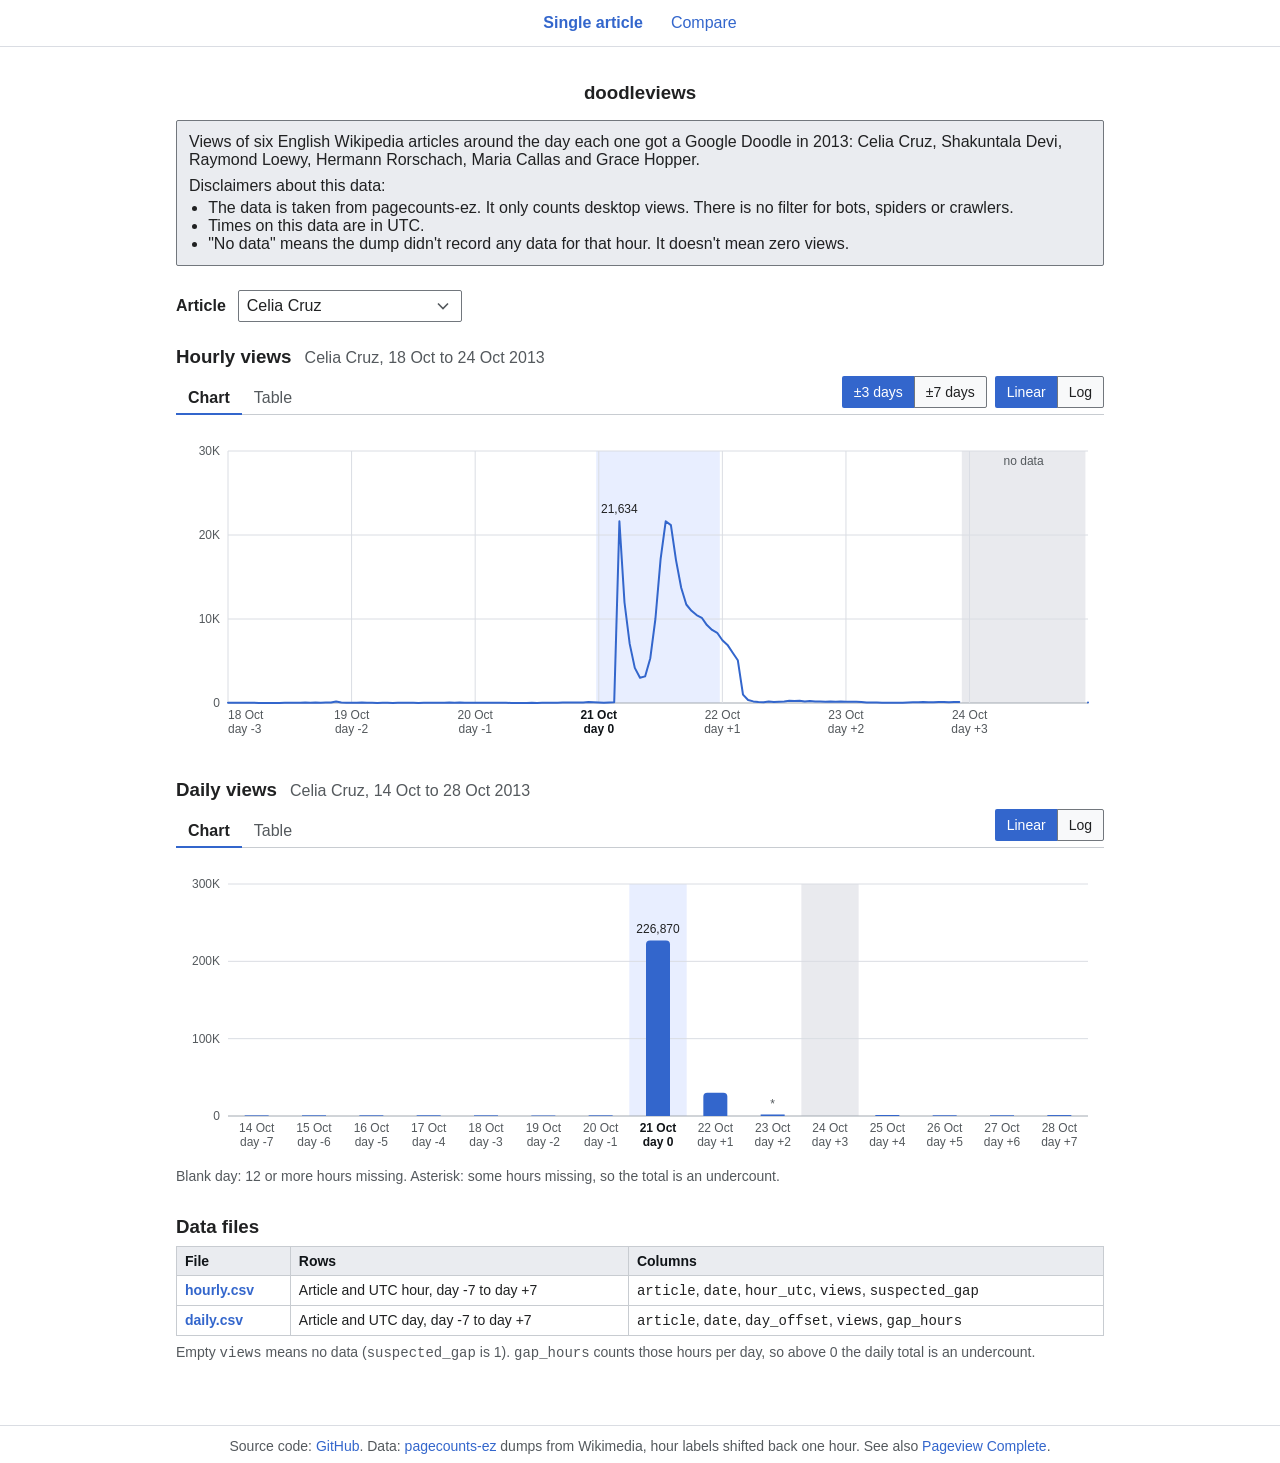
<file: index.html>
<!DOCTYPE html>
<html lang="en">
<head>
<meta charset="utf-8">
<meta name="viewport" content="width=device-width, initial-scale=1">
<title>doodleviews</title>
<link rel="stylesheet" href="style.css">
<link rel="icon" href="data:image/svg+xml,%3Csvg xmlns='http://www.w3.org/2000/svg' viewBox='0 0 32 32'%3E%3Crect width='32' height='32' rx='6' fill='%233366cc'/%3E%3Cpath d='M5 24h5l4-2 4-15 4 13 5 1' fill='none' stroke='white' stroke-width='3' stroke-linecap='round' stroke-linejoin='round'/%3E%3C/svg%3E">
</head>
<body>
<nav class="app-nav" aria-label="Pages">
  <a href="index.html" aria-current="page">Single article</a>
  <a href="compare.html">Compare</a>
</nav>
<main class="app-main">
  <header class="app-header">
    <h1>doodleviews</h1>
  </header>

  <div class="cdx-message" id="note">
    <p>Views of six English Wikipedia articles around the day each one got a Google Doodle in 2013: Celia Cruz, Shakuntala Devi, Raymond Loewy, Hermann Rorschach, Maria Callas and Grace Hopper.</p>
    <p>Disclaimers about this data:</p>
    <ul>
      <li>The data is taken from pagecounts-ez. It only counts desktop views. There is no filter for bots, spiders or crawlers.</li>
      <li>Times on this data are in UTC.</li>
      <li>"No data" means the dump didn't record any data for that hour. It doesn't mean zero views.</li>
    </ul>
  </div>
  <noscript><div class="cdx-message">JavaScript is required for the charts. The data is in hourly.csv and daily.csv.</div></noscript>

  <div class="app-toolbar">
    <label for="article">Article</label>
    <select id="article"></select>
  </div>

  <section class="app-output" aria-labelledby="hourly-title">
    <div class="app-output-header">
      <h2 id="hourly-title">Hourly views <span class="dates" id="hourly-sub"></span></h2>
    </div>
    <div class="app-controls">
      <div class="app-tabs" role="group" aria-label="Hourly views display">
        <button type="button" class="app-tab is-selected" data-target="hourly" data-view="chart" aria-pressed="true">Chart</button>
        <button type="button" class="app-tab" data-target="hourly" data-view="table" aria-pressed="false">Table</button>
      </div>
      <div class="app-options">
      <div class="cdx-toggle-button-group" role="group" aria-label="Hourly range">
        <button type="button" class="cdx-toggle-button cdx-toggle-button--toggled-on" data-range="3" aria-pressed="true">&plusmn;3 days</button>
        <button type="button" class="cdx-toggle-button" data-range="7" aria-pressed="false">&plusmn;7 days</button>
      </div>
        <div class="cdx-toggle-button-group" role="group" aria-label="Hourly scale" id="hourly-scale-group">
          <button type="button" class="cdx-toggle-button cdx-toggle-button--toggled-on" data-for="hourly" data-scale="linear" aria-pressed="true">Linear</button>
          <button type="button" class="cdx-toggle-button" data-for="hourly" data-scale="log" aria-pressed="false">Log</button>
        </div>
      </div>
    </div>
    <div class="chart" id="hourly-chart"></div>
    <div class="tablewrap" id="hourly-table" hidden></div>
  </section>

  <section class="app-output" aria-labelledby="daily-title">
    <div class="app-output-header">
      <h2 id="daily-title">Daily views <span class="dates" id="daily-sub"></span></h2>
    </div>
    <div class="app-controls">
      <div class="app-tabs" role="group" aria-label="Daily views display">
        <button type="button" class="app-tab is-selected" data-target="daily" data-view="chart" aria-pressed="true">Chart</button>
        <button type="button" class="app-tab" data-target="daily" data-view="table" aria-pressed="false">Table</button>
      </div>
      <div class="app-options">
        <div class="cdx-toggle-button-group" role="group" aria-label="Daily scale" id="daily-scale-group">
          <button type="button" class="cdx-toggle-button cdx-toggle-button--toggled-on" data-for="daily" data-scale="linear" aria-pressed="true">Linear</button>
          <button type="button" class="cdx-toggle-button" data-for="daily" data-scale="log" aria-pressed="false">Log</button>
        </div>
      </div>
    </div>
    <div class="chart" id="daily-chart"></div>
    <div class="tablewrap" id="daily-table" hidden></div>
    <p class="app-note" id="daily-note"></p>
  </section>

  <section class="app-output" aria-labelledby="data-title">
    <div class="app-output-header">
      <h2 id="data-title">Data files</h2>
    </div>
    <div class="tablewrap tablewrap--free">
      <table class="app-stats app-stats--files">
        <caption hidden>Downloadable data files</caption>
        <thead><tr><th scope="col">File</th><th scope="col">Rows</th><th scope="col">Columns</th></tr></thead>
        <tbody>
          <tr>
            <th scope="row"><a href="hourly.csv" download>hourly.csv</a></th>
            <td>Article and UTC hour, day -7 to day +7</td>
            <td><code>article</code>, <code>date</code>, <code>hour_utc</code>, <code>views</code>, <code>suspected_gap</code></td>
          </tr>
          <tr>
            <th scope="row"><a href="daily.csv" download>daily.csv</a></th>
            <td>Article and UTC day, day -7 to day +7</td>
            <td><code>article</code>, <code>date</code>, <code>day_offset</code>, <code>views</code>, <code>gap_hours</code></td>
          </tr>
        </tbody>
      </table>
    </div>
    <p class="app-note">Empty <code>views</code> means no data (<code>suspected_gap</code> is 1). <code>gap_hours</code> counts those hours per day, so above 0 the daily total is an undercount.</p>
  </section>
</main>

<footer class="app-footer">
  Source code: <a href="https:github.com/noncesura/doodleviews" rel="noopener">GitHub</a>. Data: <a href="https://dumps.wikimedia.org/other/pagecounts-ez/" rel="noopener">pagecounts-ez</a> dumps from Wikimedia, hour labels shifted back one hour.
  See also <a href="https://dumps.wikimedia.org/other/pageview_complete/" rel="noopener">Pageview Complete</a>.
</footer>

<script src="app.js"></script>
<script>
(function () {
  'use strict';
  const { $, el, num, pretty, dateMs, offsetLabel, timeFmt, shortFmt, dateFmt, dayFmt, DAY_MS } = PV;
  const state = { article: null, range: 3, scale: { hourly: 'linear', daily: 'linear' }, view: { hourly: 'chart', daily: 'chart' } };
  let data;

  function hourlyRows() {
    const d0ms = dateMs(data.day0.get(state.article));
    return data.hourlyBy.get(state.article).filter((r) => Math.abs(Math.round((dateMs(r.date) - d0ms) / DAY_MS)) <= state.range);
  }

  function renderHourly() {
    const host = $('hourly-chart');
    host.replaceChildren();
    const rows = hourlyRows();
    const d0 = data.day0.get(state.article);
    const log = state.scale.hourly === 'log';
    const drawable = (r) => r.views !== null && (!log || r.views > 0);
    const N = rows.length;
    const W = Math.max(320, host.clientWidth);
    const H = 320;
    const m = { l: 52, r: 16, t: 24, b: 44 };
    const plotW = W - m.l - m.r;
    const bottom = H - m.b;

    const maxVal = rows.reduce((a, r) => (r.views !== null && r.views > a ? r.views : a), 0);
    const minPos = rows.reduce((a, r) => (r.views > 0 && r.views < a ? r.views : a), Infinity);
    const scale = PV.makeScale(maxVal, m.t, bottom, { log: log, minPos: isFinite(minPos) ? minPos : 1 });
    const x = (i) => m.l + (i / (N - 1)) * plotW;
    const step = plotW / (N - 1);

    const svg = el('svg', { width: W, height: H, viewBox: '0 0 ' + W + ' ' + H, tabindex: '0', role: 'img',
      'aria-label': 'Line chart of hourly views for ' + pretty(state.article) + '. Use the arrow keys to read values, or switch to the table.' }, host);

    const first = rows.findIndex((r) => r.date === d0);
    let last = first;
    rows.forEach((r, i) => { if (r.date === d0) last = i; });
    if (first >= 0) {
      el('rect', { class: 'day0', x: x(first) - step / 2, y: m.t, width: (last - first + 1) * step, height: bottom - m.t }, svg);
    }
    let i = 0;
    while (i < N) {
      if (!rows[i].gap) { i++; continue; }
      let j = i;
      while (j + 1 < N && rows[j + 1].gap) j++;
      const bx = Math.max(m.l, x(i) - step / 2);
      const bw = Math.min(m.l + plotW, x(j) + step / 2) - bx;
      el('rect', { class: 'band', x: bx, y: m.t, width: bw, height: bottom - m.t }, svg);
      if (bw > 60) {
        const t = el('text', { x: bx + bw / 2, y: m.t + 14, 'text-anchor': 'middle' }, svg);
        t.textContent = 'no data';
      }
      i = j + 1;
    }

    PV.yAxis(svg, scale, m, W);

    const labelStride = Math.max(1, Math.ceil(48 / (24 * step)));
    rows.forEach((r, k) => {
      if (r.hour !== 0) return;
      el('line', { class: 'grid', x1: x(k), x2: x(k), y1: m.t, y2: bottom }, svg);
      const off = Math.round((dateMs(r.date) - dateMs(d0)) / DAY_MS);
      if (off % labelStride !== 0) return;
      const anchor = k === 0 ? 'start' : 'middle';
      const t1 = el('text', { x: x(k), y: bottom + 16, 'text-anchor': anchor, class: off === 0 ? 'strong' : '' }, svg);
      t1.textContent = shortFmt.format(r.t);
      const t2 = el('text', { x: x(k), y: bottom + 30, 'text-anchor': anchor, class: off === 0 ? 'strong' : '' }, svg);
      t2.textContent = offsetLabel(off);
    });

    let d = '';
    let pen = false;
    rows.forEach((r, k) => {
      if (!drawable(r)) { pen = false; return; }
      d += (pen ? 'L' : 'M') + x(k).toFixed(1) + ',' + scale.y(r.views).toFixed(1);
      if (!pen) d += 'l0.01,0';
      pen = true;
    });
    el('path', { class: 'line', d: d }, svg);

    let peak = -1;
    rows.forEach((r, k) => { if (r.views !== null && (peak < 0 || r.views > rows[peak].views)) peak = k; });
    if (peak >= 0 && rows[peak].views > 0) {
      PV.peakLabel(svg, x(peak), scale.y(rows[peak].views), num(rows[peak].views), m, W);
    }

    const cross = el('line', { class: 'cross', y1: m.t, y2: bottom, visibility: 'hidden' }, svg);
    const dot = el('circle', { class: 'dot', r: 4, visibility: 'hidden' }, svg);
    const tip = PV.makeTip(host);

    function show(k) {
      const r = rows[k];
      const cx = x(k);
      cross.setAttribute('x1', cx); cross.setAttribute('x2', cx); cross.setAttribute('visibility', 'visible');
      const when = { text: timeFmt.format(r.t) + ' UTC', cls: 'when' };
      if (drawable(r)) {
        dot.setAttribute('cx', cx); dot.setAttribute('cy', scale.y(r.views)); dot.setAttribute('visibility', 'visible');
      } else dot.setAttribute('visibility', 'hidden');
      tip.show(cx, m.t, [when, { text: r.views === null ? 'No data' : num(r.views) + ' views', cls: 'val' }]);
    }
    function hide() {
      cross.setAttribute('visibility', 'hidden'); dot.setAttribute('visibility', 'hidden'); tip.hide();
    }
    function indexAt(evt) {
      const box = svg.getBoundingClientRect();
      const px = (evt.clientX - box.left) * (W / box.width);
      return Math.max(0, Math.min(N - 1, Math.round(((px - m.l) / plotW) * (N - 1))));
    }
    let current = Math.max(peak, 0);
    svg.addEventListener('pointermove', (e) => { current = indexAt(e); show(current); });
    svg.addEventListener('pointerleave', hide);
    svg.addEventListener('focus', () => show(current));
    svg.addEventListener('blur', hide);
    svg.addEventListener('keydown', (e) => {
      if (e.key === 'ArrowRight') current = Math.min(N - 1, current + 1);
      else if (e.key === 'ArrowLeft') current = Math.max(0, current - 1);
      else return;
      e.preventDefault();
      show(current);
    });

    $('hourly-sub').textContent = pretty(state.article) + ', ' + shortFmt.format(rows[0].t) + ' to '
      + dateFmt.format(rows[N - 1].t);
  }

  function renderDaily() {
    const host = $('daily-chart');
    host.replaceChildren();
    const rows = data.dailyBy.get(state.article);
    const N = rows.length;
    const W = Math.max(320, host.clientWidth);
    const H = 300;
    const m = { l: 52, r: 16, t: 24, b: 44 };
    const plotW = W - m.l - m.r;
    const bottom = H - m.b;
    const band = plotW / N;
    const bw = Math.min(24, band * 0.6);
    const labelStride = Math.max(1, Math.ceil(46 / band));

    const log = state.scale.daily === 'log';
    const maxVal = rows.reduce((a, r) => (!r.blank && r.views > a ? r.views : a), 0);
    const minPos = rows.reduce((a, r) => (!r.blank && r.views > 0 && r.views < a ? r.views : a), Infinity);
    const scale = PV.makeScale(maxVal, m.t, bottom, { log: log, minPos: isFinite(minPos) ? minPos : 1 });
    $('daily-note').textContent = (log ? 'Points instead of bars, since bar length means nothing on a log axis. ' : '')
      + 'Blank day: 12 or more hours missing. Asterisk: some hours missing, so the total is an undercount.';

    const svg = el('svg', { width: W, height: H, viewBox: '0 0 ' + W + ' ' + H, role: 'group',
      'aria-label': 'Column chart of daily views for ' + pretty(state.article) + '. Switch to the table for all values.' }, host);
    const back = el('g', null, svg);
    rows.forEach((r, i) => {
      const cx = m.l + band * (i + 0.5);
      if (r.offset === 0) el('rect', { class: 'day0', x: cx - band / 2, y: m.t, width: band, height: bottom - m.t }, back);
      if (r.blank) el('rect', { class: 'band', x: cx - band / 2, y: m.t, width: band, height: bottom - m.t }, back);
    });
    PV.yAxis(svg, scale, m, W);
    const tip = PV.makeTip(host);

    if (log) {
      let d = '';
      let pen = false;
      rows.forEach((r, i) => {
        if (r.blank || r.views <= 0) { pen = false; return; }
        d += (pen ? 'L' : 'M') + (m.l + band * (i + 0.5)).toFixed(1) + ',' + scale.y(r.views).toFixed(1);
        if (!pen) d += 'l0.01,0';
        pen = true;
      });
      el('path', { class: 'line', d: d }, svg);
    }

    let peak = -1;
    rows.forEach((r, i) => { if (!r.blank && (peak < 0 || r.views > rows[peak].views)) peak = i; });

    rows.forEach((r, i) => {
      const cx = m.l + band * (i + 0.5);
      const label = dayFmt.format(dateMs(r.date)) + ' (' + offsetLabel(r.offset) + ')';
      const missing = r.blank
        ? r.gapHours + ' of 24 hours missing'
        : r.gapHours + (r.gapHours === 1 ? ' hour' : ' hours') + ' missing, undercount';
      const text = r.blank ? 'No data, ' + missing : num(r.views) + ' views' + (r.gapHours > 0 ? ', ' + missing : '');
      const g = el('g', { class: 'slot', tabindex: '0', role: 'img', 'aria-label': label + ': ' + text }, svg);

      if (!r.blank && log) {
        if (r.views > 0) el('circle', { class: 'dot', cx: cx, cy: scale.y(r.views), r: 4 }, g);
        if (r.gapHours > 0 && r.views > 0) {
          const star = el('text', { x: cx, y: Math.max(scale.y(r.views) - 8, 12), 'text-anchor': 'middle' }, g);
          star.textContent = '*';
        }
      } else if (!r.blank) {
        const y = scale.y(r.views);
        const h = bottom - y;
        const x0 = cx - bw / 2;
        const x1 = cx + bw / 2;
        if (h >= 8) {
          const rad = 4;
          el('path', { class: 'bar', d: 'M' + x0 + ',' + bottom + 'L' + x0 + ',' + (y + rad) + 'Q' + x0 + ',' + y + ' ' + (x0 + rad) + ',' + y
            + 'L' + (x1 - rad) + ',' + y + 'Q' + x1 + ',' + y + ' ' + x1 + ',' + (y + rad) + 'L' + x1 + ',' + bottom + 'Z' }, g);
        } else if (h > 0) {
          el('rect', { class: 'bar', x: x0, y: y, width: bw, height: h }, g);
        }
        if (r.gapHours > 0) {
          const star = el('text', { x: cx, y: Math.max(y - 6, 12), 'text-anchor': 'middle' }, g);
          star.textContent = '*';
        }
      }
      el('rect', { class: 'focus-ring', x: cx - band / 2 + 1, y: m.t, width: band - 2, height: bottom - m.t, rx: 4 }, g);
      el('rect', { x: cx - band / 2, y: m.t, width: band, height: bottom - m.t, fill: 'transparent' }, g);

      const showTip = () => {
        const rows2 = [{ text: label, cls: 'when' }, { text: r.blank ? 'No data' : num(r.views) + ' views', cls: 'val' }];
        if (r.gapHours > 0) rows2.push({ text: missing, cls: 'extra' });
        tip.show(cx, m.t + 36, rows2);
      };
      g.addEventListener('pointerenter', showTip);
      g.addEventListener('pointermove', showTip);
      g.addEventListener('pointerleave', tip.hide);
      g.addEventListener('focus', showTip);
      g.addEventListener('blur', tip.hide);

      if (r.offset % labelStride === 0) {
        const strong = r.offset === 0 ? 'strong' : '';
        const t1 = el('text', { x: cx, y: bottom + 16, 'text-anchor': 'middle', class: strong }, svg);
        t1.textContent = shortFmt.format(dateMs(r.date));
        const t2 = el('text', { x: cx, y: bottom + 30, 'text-anchor': 'middle', class: strong }, svg);
        t2.textContent = offsetLabel(r.offset);
      }
    });

    if (peak >= 0 && rows[peak].views > 0) {
      PV.peakLabel(svg, m.l + band * (peak + 0.5), scale.y(rows[peak].views), num(rows[peak].views), m, W);
    }

    $('daily-sub').textContent = pretty(state.article) + ', ' + shortFmt.format(dateMs(rows[0].date)) + ' to '
      + dateFmt.format(dateMs(rows[N - 1].date));
  }

  function renderTables() {
    if (state.view.hourly === 'table') {
      PV.buildTable($('hourly-table'), ['Time (UTC)', 'Views'],
        hourlyRows().map((r) => ({ cells: [timeFmt.format(r.t), r.views === null ? null : num(r.views)] })),
        'Hourly views for ' + pretty(state.article), 1);
    }
    if (state.view.daily === 'table') {
      PV.buildTable($('daily-table'), ['Date (UTC)', 'Day', 'Views', 'Hours missing'],
        data.dailyBy.get(state.article).map((r) => ({ cells: [dayFmt.format(dateMs(r.date)), offsetLabel(r.offset),
          r.blank ? null : num(r.views), String(r.gapHours)] })),
        'Daily views for ' + pretty(state.article), 2);
    }
  }

  function applyViews() {
    ['hourly', 'daily'].forEach((which) => {
      const view = state.view[which];
      $(which + '-chart').hidden = view === 'table';
      $(which + '-table').hidden = view === 'chart';
      document.querySelectorAll('[data-target="' + which + '"]').forEach((btn) => {
        const on = btn.getAttribute('data-view') === view;
        btn.classList.toggle('is-selected', on);
        btn.setAttribute('aria-pressed', String(on));
      });
      $(which + '-scale-group').hidden = view === 'table';
    });
  }

  function renderAll() {
    applyViews();
    if (state.view.hourly === 'chart') renderHourly();
    if (state.view.daily === 'chart') renderDaily();
    renderTables();
  }

  PV.load().then((d) => {
    data = d;
    const select = $('article');
    data.articles.forEach((article) => {
      const opt = document.createElement('option');
      opt.value = article;
      opt.textContent = pretty(article);
      select.appendChild(opt);
    });
    state.article = select.value;
    select.addEventListener('change', () => { state.article = select.value; renderAll(); });
    document.querySelectorAll('[data-for][data-scale]').forEach((btn) => {
      btn.addEventListener('click', () => {
        const which = btn.getAttribute('data-for');
        state.scale[which] = btn.getAttribute('data-scale');
        document.querySelectorAll('[data-for="' + which + '"][data-scale]').forEach((b) => {
          const on = b === btn;
          b.classList.toggle('cdx-toggle-button--toggled-on', on);
          b.setAttribute('aria-pressed', String(on));
        });
        renderAll();
      });
    });
    document.querySelectorAll('[data-range]').forEach((btn) => {
      btn.addEventListener('click', () => {
        state.range = Number(btn.getAttribute('data-range'));
        document.querySelectorAll('[data-range]').forEach((b) => {
          const on = b === btn;
          b.classList.toggle('cdx-toggle-button--toggled-on', on);
          b.setAttribute('aria-pressed', String(on));
        });
        renderAll();
      });
    });
    document.querySelectorAll('.app-tab[data-target]').forEach((btn) => {
      btn.addEventListener('click', () => {
        state.view[btn.getAttribute('data-target')] = btn.getAttribute('data-view');
        renderAll();
      });
    });
    PV.watchResize($('hourly-chart'), () => {
      if (state.view.hourly === 'chart') renderHourly();
      if (state.view.daily === 'chart') renderDaily();
    });
    renderAll();
  }).catch(PV.fail);
})();
</script>
</body>
</html>
</file>
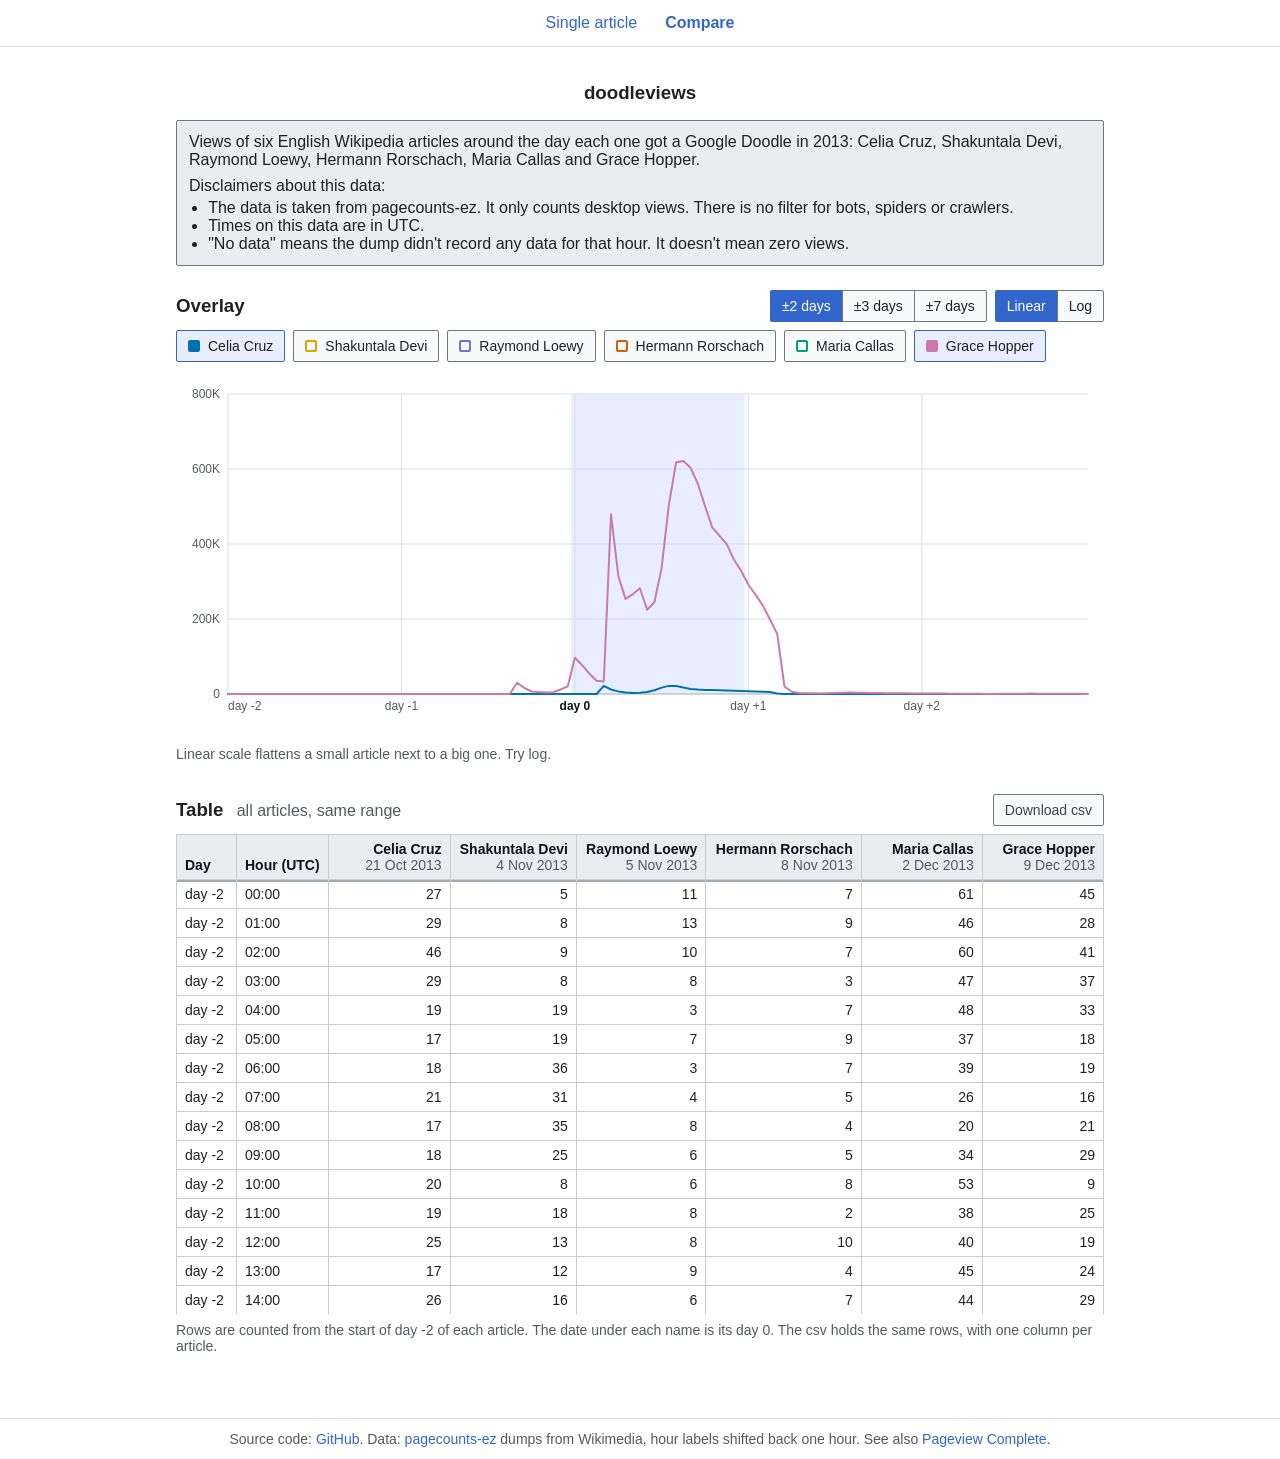
<file: compare.html>
<!DOCTYPE html>
<html lang="en">
<head>
<meta charset="utf-8">
<meta name="viewport" content="width=device-width, initial-scale=1">
<title>Compare - doodleviews</title>
<link rel="stylesheet" href="style.css">
<link rel="icon" href="data:image/svg+xml,%3Csvg xmlns='http://www.w3.org/2000/svg' viewBox='0 0 32 32'%3E%3Crect width='32' height='32' rx='6' fill='%233366cc'/%3E%3Cpath d='M5 24h5l4-2 4-15 4 13 5 1' fill='none' stroke='white' stroke-width='3' stroke-linecap='round' stroke-linejoin='round'/%3E%3C/svg%3E">
</head>
<body>
<nav class="app-nav" aria-label="Pages">
  <a href="index.html">Single article</a>
  <a href="compare.html" aria-current="page">Compare</a>
</nav>
<main class="app-main">
  <header class="app-header">
    <h1>doodleviews</h1>
  </header>

  <div class="cdx-message" id="note">
    <p>Views of six English Wikipedia articles around the day each one got a Google Doodle in 2013: Celia Cruz, Shakuntala Devi, Raymond Loewy, Hermann Rorschach, Maria Callas and Grace Hopper.</p>
    <p>Disclaimers about this data:</p>
    <ul>
      <li>The data is taken from pagecounts-ez. It only counts desktop views. There is no filter for bots, spiders or crawlers.</li>
      <li>Times on this data are in UTC.</li>
      <li>"No data" means the dump didn't record any data for that hour. It doesn't mean zero views.</li>
    </ul>
  </div>
  <noscript><div class="cdx-message">JavaScript is required for the charts. The data is in hourly.csv and daily.csv.</div></noscript>

  <section class="app-output" aria-labelledby="chart-title">
    <div class="app-output-header">
      <h2 id="chart-title">Overlay</h2>
      <div style="display:flex; flex-wrap:wrap; gap:8px">
        <div class="cdx-toggle-button-group" role="group" aria-label="Range">
          <button type="button" class="cdx-toggle-button cdx-toggle-button--toggled-on" data-range="2" aria-pressed="true">&plusmn;2 days</button>
          <button type="button" class="cdx-toggle-button" data-range="3" aria-pressed="false">&plusmn;3 days</button>
          <button type="button" class="cdx-toggle-button" data-range="7" aria-pressed="false">&plusmn;7 days</button>
        </div>
        <div class="cdx-toggle-button-group" role="group" aria-label="Y axis scale">
          <button type="button" class="cdx-toggle-button cdx-toggle-button--toggled-on" data-scale="linear" aria-pressed="true">Linear</button>
          <button type="button" class="cdx-toggle-button" data-scale="log" aria-pressed="false">Log</button>
        </div>
      </div>
    </div>
    <div class="picker" id="picker" role="group" aria-label="Articles to show"></div>
    <div class="chart" id="chart" style="margin-top: 16px"></div>
    <p class="app-note" id="chart-note"></p>
  </section>

  <section class="app-output" aria-labelledby="table-title">
    <div class="app-output-header">
      <h2 id="table-title">Table <span class="dates">all articles, same range</span></h2>
      <button type="button" class="cdx-button" id="compare-download">Download csv</button>
    </div>
    <div class="tablewrap" id="compare-table"></div>
    <p class="app-note" id="table-note"></p>
  </section>
</main>

<footer class="app-footer">
  Source code: <a href="https:github.com/noncesura/doodleviews" rel="noopener">GitHub</a>. Data: <a href="https://dumps.wikimedia.org/other/pagecounts-ez/" rel="noopener">pagecounts-ez</a> dumps from Wikimedia, hour labels shifted back one hour.
  See also <a href="https://dumps.wikimedia.org/other/pageview_complete/" rel="noopener">Pageview Complete</a>.
</footer>

<script src="app.js"></script>
<script>
(function () {
  'use strict';
  const { $, el, num, pretty, dateMs, offsetLabel, dateFmt, pad, DAY_MS } = PV;
  const MAX_RANGE = 7;
  const state = { picked: new Set(), scale: 'linear', range: 2 };
  let data;
  let modelAll;

  const currentModel = () => modelAll.filter((r) => Math.abs(r.off) <= state.range);

  const colorOf = (article) => 'var(--series-' + (data.articles.indexOf(article) + 1) + ')';

  // Hours are keyed by distance from the start of day 0, so articles with different dates line up.
  function buildModel() {
    const byArticle = new Map();
    data.articles.forEach((a) => {
      const d0ms = dateMs(data.day0.get(a));
      const m = new Map();
      data.hourlyBy.get(a).forEach((r) => {
        m.set(Math.round((dateMs(r.date) - d0ms) / DAY_MS) * 24 + r.hour, r.views);
      });
      byArticle.set(a, m);
    });
    const rows = [];
    for (let k = 0; k < (2 * MAX_RANGE + 1) * 24; k++) {
      const key = -MAX_RANGE * 24 + k;
      rows.push({
        off: Math.floor(key / 24),
        hour: ((key % 24) + 24) % 24,
        values: data.articles.map((a) => {
          const v = byArticle.get(a).get(key);
          return v === undefined ? null : v;
        })
      });
    }
    return rows;
  }

  function renderPicker() {
    const host = $('picker');
    host.replaceChildren();
    data.articles.forEach((a) => {
      const b = document.createElement('button');
      b.type = 'button';
      b.className = 'chip';
      b.setAttribute('aria-pressed', String(state.picked.has(a)));
      const sw = document.createElement('span');
      sw.className = 'swatch';
      sw.style.setProperty('--c', colorOf(a));
      b.appendChild(sw);
      b.appendChild(document.createTextNode(pretty(a)));
      b.addEventListener('click', () => {
        if (state.picked.has(a)) state.picked.delete(a); else state.picked.add(a);
        renderPicker();
        renderChart();
      });
      host.appendChild(b);
    });
  }

  function renderChart() {
    const host = $('chart');
    host.replaceChildren();
    const model = currentModel();
    const HOURS = model.length;
    const picked = data.articles.filter((a) => state.picked.has(a));
    const idx = picked.map((a) => data.articles.indexOf(a));
    const log = state.scale === 'log';

    $('chart-note').textContent = log
      ? 'Log scale: each gridline is ten times the one below. Hours with zero views are left out.'
      : 'Linear scale flattens a small article next to a big one. Try log.';

    if (!picked.length) {
      const p = document.createElement('p');
      p.className = 'empty';
      p.textContent = 'Pick at least one article.';
      host.appendChild(p);
      return;
    }

    const W = Math.max(320, host.clientWidth);
    const H = 360;
    const m = { l: 52, r: 16, t: 16, b: 44 };
    const plotW = W - m.l - m.r;
    const bottom = H - m.b;
    const x = (i) => m.l + (i / (HOURS - 1)) * plotW;
    const step = plotW / (HOURS - 1);

    let maxVal = 0;
    let minPos = Infinity;
    model.forEach((r) => {
      idx.forEach((c) => {
        const v = r.values[c];
        if (v === null) return;
        if (v > maxVal) maxVal = v;
        if (v > 0 && v < minPos) minPos = v;
      });
    });
    const scale = PV.makeScale(maxVal, m.t, bottom, { log: log, minPos: isFinite(minPos) ? minPos : 1 });
    const drawable = (v) => v !== null && (!log || v > 0);

    const svg = el('svg', { width: W, height: H, viewBox: '0 0 ' + W + ' ' + H, tabindex: '0', role: 'img',
      'aria-label': 'Line chart of hourly views for ' + picked.map(pretty).join(', ') + '. Use the arrow keys to read values, or see the table below.' }, host);

    const d0i = state.range * 24;
    el('rect', { class: 'day0', x: x(d0i) - step / 2, y: m.t, width: 24 * step, height: bottom - m.t }, svg);
    PV.yAxis(svg, scale, m, W);

    const labelStride = Math.max(1, Math.ceil(52 / (24 * step)));
    for (let off = -state.range; off <= state.range; off++) {
      const k = (off + state.range) * 24;
      el('line', { class: 'grid', x1: x(k), x2: x(k), y1: m.t, y2: bottom }, svg);
      if (off % labelStride !== 0) continue;
      const anchor = k === 0 ? 'start' : 'middle';
      const t = el('text', { x: x(k), y: bottom + 16, 'text-anchor': anchor, class: off === 0 ? 'strong' : '' }, svg);
      t.textContent = offsetLabel(off);
    }

    picked.forEach((a, n) => {
      const c = idx[n];
      let d = '';
      let pen = false;
      model.forEach((r, k) => {
        const v = r.values[c];
        if (!drawable(v)) { pen = false; return; }
        d += (pen ? 'L' : 'M') + x(k).toFixed(1) + ',' + scale.y(v).toFixed(1);
        if (!pen) d += 'l0.01,0';
        pen = true;
      });
      el('path', { class: 'compare-line', d: d, style: 'stroke:' + colorOf(a) }, svg);
    });

    const cross = el('line', { class: 'cross', y1: m.t, y2: bottom, visibility: 'hidden' }, svg);
    const dots = picked.map((a) => el('circle', { class: 'dot', r: 4, visibility: 'hidden', style: 'fill:' + colorOf(a) }, svg));
    const tip = PV.makeTip(host);

    function show(k) {
      const r = model[k];
      const cx = x(k);
      cross.setAttribute('x1', cx); cross.setAttribute('x2', cx); cross.setAttribute('visibility', 'visible');
      const rows = [{ text: offsetLabel(r.off) + ', ' + pad(r.hour) + ':00 UTC', cls: 'when' }];
      picked.forEach((a, n) => {
        const v = r.values[idx[n]];
        if (drawable(v)) {
          dots[n].setAttribute('cx', cx); dots[n].setAttribute('cy', scale.y(v)); dots[n].setAttribute('visibility', 'visible');
        } else dots[n].setAttribute('visibility', 'hidden');
        rows.push({ text: pretty(a) + ': ' + (v === null ? 'no data' : num(v)), cls: 'val', color: colorOf(a) });
      });
      tip.show(cx, m.t, rows);
    }
    function hide() {
      cross.setAttribute('visibility', 'hidden');
      dots.forEach((d) => d.setAttribute('visibility', 'hidden'));
      tip.hide();
    }
    function indexAt(evt) {
      const box = svg.getBoundingClientRect();
      const px = (evt.clientX - box.left) * (W / box.width);
      return Math.max(0, Math.min(HOURS - 1, Math.round(((px - m.l) / plotW) * (HOURS - 1))));
    }
    let current = d0i + 12;
    svg.addEventListener('pointermove', (e) => { current = indexAt(e); show(current); });
    svg.addEventListener('pointerleave', hide);
    svg.addEventListener('focus', () => show(current));
    svg.addEventListener('blur', hide);
    svg.addEventListener('keydown', (e) => {
      if (e.key === 'ArrowRight') current = Math.min(HOURS - 1, current + 1);
      else if (e.key === 'ArrowLeft') current = Math.max(0, current - 1);
      else return;
      e.preventDefault();
      show(current);
    });
  }

  function renderTable() {
    const headers = ['Day', 'Hour (UTC)'].concat(data.articles.map((a) => ({
      name: pretty(a), sub: dateFmt.format(dateMs(data.day0.get(a)))
    })));
    const model = currentModel();
    const body = model.map((r) => ({
      className: (r.off === 0 ? 'is-day0 ' : '') + (r.hour === 0 ? 'day-start' : ''),
      cells: [offsetLabel(r.off), pad(r.hour) + ':00'].concat(r.values.map((v) => (v === null ? null : num(v))))
    }));
    const table = PV.buildTable($('compare-table'), headers, body, 'Hourly views for every article', 2);
    table.classList.add('app-stats--compare');
    $('table-note').textContent = 'Rows are counted from the start of ' + offsetLabel(-state.range)
      + ' of each article. The date under each name is its day 0. The csv holds the same rows, with one column per article.';
  }

  function download() {
    const lines = [['day_offset', 'hour_utc'].concat(data.articles).join(',')];
    currentModel().forEach((r) => {
      lines.push([r.off, r.hour].concat(r.values.map((v) => (v === null ? '' : v))).join(','));
    });
    const url = URL.createObjectURL(new Blob([lines.join('\n') + '\n'], { type: 'text/csv' }));
    const a = document.createElement('a');
    a.href = url;
    a.download = 'comparison-table.csv';
    document.body.appendChild(a);
    a.click();
    a.remove();
    setTimeout(() => URL.revokeObjectURL(url), 1000);
  }

  PV.load().then((d) => {
    data = d;
    modelAll = buildModel();
    ['Celia_Cruz', 'Grace_Hopper'].forEach((a) => { if (data.articles.indexOf(a) >= 0) state.picked.add(a); });
    document.querySelectorAll('[data-scale]').forEach((btn) => {
      btn.addEventListener('click', () => {
        state.scale = btn.getAttribute('data-scale');
        document.querySelectorAll('[data-scale]').forEach((b) => {
          const on = b === btn;
          b.classList.toggle('cdx-toggle-button--toggled-on', on);
          b.setAttribute('aria-pressed', String(on));
        });
        renderChart();
      });
    });
    document.querySelectorAll('[data-range]').forEach((btn) => {
      btn.addEventListener('click', () => {
        state.range = Number(btn.getAttribute('data-range'));
        document.querySelectorAll('[data-range]').forEach((b) => {
          const on = b === btn;
          b.classList.toggle('cdx-toggle-button--toggled-on', on);
          b.setAttribute('aria-pressed', String(on));
        });
        renderChart();
        renderTable();
      });
    });
    $('compare-download').addEventListener('click', download);
    PV.watchResize($('chart'), renderChart);
    renderPicker();
    renderChart();
    renderTable();
  }).catch(PV.fail);
})();
</script>
</body>
</html>
</file>
<file: style.css>
/* Codex design tokens, as used by the Pageviews Analysis tool. */
/* Values below are the Codex design tokens used by the Pageviews Analysis tool. */
:root {
  color-scheme: light;
  --background-color-base: #fff;
  --background-color-interactive-subtle: #f8f9fa;
  --background-color-interactive-subtle--hover: #eaecf0;
  --background-color-interactive-subtle--active: #dadde3;
  --background-color-progressive: #36c;
  --background-color-progressive--hover: #3056a9;
  --background-color-progressive-subtle: #e8eeff;
  --background-color-notice-subtle: #eaecf0;
  --color-base: #202122;
  --color-subtle: #54595d;
  --color-emphasized: #101418;
  --color-neutral: #404244;
  --color-progressive: #36c;
  --color-progressive--hover: #3056a9;
  --color-progressive--active: #233566;
  --color-visited: #6a60b0;
  --color-inverted-fixed: #fff;
  --border-color-base: #a2a9b1;
  --border-color-subtle: #c8ccd1;
  --border-color-muted: #dadde3;
  --border-color-interactive: #72777d;
  --border-color-interactive--hover: #27292d;
  --border-color-interactive--active: #202122;
  --border-color-progressive--focus: #36c;
  --border-color-notice: #72777d;
  --box-shadow-drop-medium: 0 4px 4px 0 rgba(0, 0, 0, 0.06), 0 0 8px 0 rgba(0, 0, 0, 0.06);
  --border-radius-base: 2px;
}
@media (prefers-color-scheme: dark) {
  :root {
    color-scheme: dark;
    --background-color-base: #101418;
    --background-color-interactive-subtle: #202122;
    --background-color-interactive-subtle--hover: #27292d;
    --background-color-interactive-subtle--active: #404244;
    --background-color-progressive-subtle: #1b223d;
    --background-color-notice-subtle: #27292d;
    --color-base: #eaecf0;
    --color-subtle: #a2a9b1;
    --color-emphasized: #f8f9fa;
    --color-neutral: #c8ccd1;
    --color-progressive: #88a3e8;
    --color-progressive--hover: #a6bbf5;
    --color-progressive--active: #b6d4fb;
    --color-visited: #a799cd;
    --border-color-base: #72777d;
    --border-color-subtle: #54595d;
    --border-color-muted: #404244;
    --border-color-interactive--hover: #a2a9b1;
    --border-color-interactive--active: #c8ccd1;
    --border-color-progressive--focus: #6485d1;
    --box-shadow-drop-medium: 0 4px 4px 0 rgba(0, 0, 0, 0.87), 0 0 8px 0 rgba(0, 0, 0, 0.87);
  }
}

html { height: 100%; }
html, body {
  background: var(--background-color-base);
  color: var(--color-base);
  font-family: sans-serif;
  font-size: 1rem;
  margin: 0;
  min-height: 100%;
}
body { display: flex; flex-direction: column; }
* { box-sizing: border-box; }

a { color: var(--color-progressive); text-decoration: none; }
a:visited { color: var(--color-visited); }
a:hover { text-decoration: underline; }
a:active { color: var(--color-progressive--active); }

.app-main { flex: 1; margin: 0 auto; max-width: 60rem; padding: 8px 16px 32px; width: 100%; }
.app-header { padding: 8px 0 16px; text-align: center; }
.app-header h1 { font-size: 1.17em; margin: 1em 0 0; }
.app-description { color: var(--color-subtle); display: block; margin-top: 4px; }

.cdx-message {
  background: var(--background-color-notice-subtle);
  border: 1px solid var(--border-color-notice);
  border-radius: var(--border-radius-base);
  margin-bottom: 24px;
  padding: 12px;
}
.cdx-message p { margin: 0; }
.cdx-message p + p { margin-top: 8px; }
.cdx-message ul { margin: 4px 0 0; padding-inline-start: 1.2em; }

.app-toolbar { align-items: center; display: flex; flex-wrap: wrap; gap: 8px 12px; margin: 0 0 24px; }
.app-toolbar label { font-weight: 700; }
select {
  appearance: none;
  background: var(--background-color-base) url("data:image/svg+xml,%3Csvg xmlns='http://www.w3.org/2000/svg' width='12' height='8' viewBox='0 0 12 8'%3E%3Cpath d='M1 1.5l5 5 5-5' fill='none' stroke='%2354595d' stroke-width='1.6'/%3E%3C/svg%3E") no-repeat right 12px center;
  border: 1px solid var(--border-color-interactive);
  border-radius: var(--border-radius-base);
  color: var(--color-base);
  font: inherit;
  min-height: 32px;
  min-width: 14rem;
  padding: 4px 32px 4px 8px;
}
@media (prefers-color-scheme: dark) {
  select { background-image: url("data:image/svg+xml,%3Csvg xmlns='http://www.w3.org/2000/svg' width='12' height='8' viewBox='0 0 12 8'%3E%3Cpath d='M1 1.5l5 5 5-5' fill='none' stroke='%23a2a9b1' stroke-width='1.6'/%3E%3C/svg%3E"); }
}
select:hover { border-color: var(--border-color-interactive--hover); }
select:focus { border-color: var(--border-color-progressive--focus); box-shadow: inset 0 0 0 1px var(--border-color-progressive--focus); outline: 1px solid transparent; }

.cdx-button {
  align-items: center;
  background: var(--background-color-interactive-subtle);
  border: 1px solid var(--border-color-interactive);
  border-radius: var(--border-radius-base);
  color: var(--color-neutral);
  cursor: pointer;
  display: inline-flex;
  font: inherit;
  font-size: 0.875rem;
  min-height: 32px;
  padding: 0 11px;
  white-space: nowrap;
}
.cdx-button:hover { background: var(--background-color-interactive-subtle--hover); border-color: var(--border-color-interactive--hover); }
.cdx-button:active { background: var(--background-color-interactive-subtle--active); border-color: var(--border-color-interactive--active); }
.cdx-button:focus-visible { border-color: var(--border-color-progressive--focus); box-shadow: inset 0 0 0 1px var(--border-color-progressive--focus); outline: 1px solid transparent; }

.cdx-toggle-button-group { display: inline-flex; flex: none; }
.cdx-toggle-button {
  background: var(--background-color-interactive-subtle);
  border: 1px solid var(--border-color-interactive);
  color: var(--color-base);
  cursor: pointer;
  font: inherit;
  font-size: 0.875rem;
  min-height: 32px;
  padding: 0 11px;
  white-space: nowrap;
}
.cdx-toggle-button + .cdx-toggle-button { margin-inline-start: -1px; }
.cdx-toggle-button:first-child { border-radius: var(--border-radius-base) 0 0 var(--border-radius-base); }
.cdx-toggle-button:last-child { border-radius: 0 var(--border-radius-base) var(--border-radius-base) 0; }
.cdx-toggle-button:hover { background: var(--background-color-interactive-subtle--hover); border-color: var(--border-color-interactive--hover); }
.cdx-toggle-button--toggled-on, .cdx-toggle-button--toggled-on:hover {
  background: var(--background-color-progressive);
  border-color: transparent;
  color: var(--color-inverted-fixed);
}
.cdx-toggle-button--toggled-on:hover { background: var(--background-color-progressive--hover); }
.cdx-toggle-button:focus-visible { border-color: var(--border-color-progressive--focus); box-shadow: inset 0 0 0 1px var(--border-color-progressive--focus); outline: 1px solid transparent; position: relative; z-index: 1; }

.app-output { margin-bottom: 32px; }
.app-output-header { align-items: center; display: flex; flex-wrap: wrap; gap: 8px; justify-content: space-between; margin: 0 0 8px; }
.app-output-header h2 { font-size: 1.17em; margin: 0; }
.app-output-header .dates { color: var(--color-subtle); font-size: 1rem; font-weight: 400; margin-inline-start: 8px; }
.app-note { color: var(--color-subtle); font-size: 0.875rem; margin: 8px 0 0; }

.chart { position: relative; }
.chart svg { display: block; touch-action: pan-y; width: 100%; }
.chart svg:focus-visible { outline: 2px solid var(--border-color-progressive--focus); outline-offset: 2px; }
.tip {
  background: var(--background-color-base);
  border: 1px solid var(--border-color-base);
  border-radius: var(--border-radius-base);
  box-shadow: var(--box-shadow-drop-medium);
  display: none;
  font-size: 0.875rem;
  padding: 6px 8px;
  pointer-events: none;
  position: absolute;
  white-space: nowrap;
  z-index: 2;
}
.tip .when { color: var(--color-subtle); }
.tip .val { color: var(--color-emphasized); font-weight: 700; }
.tip .extra { color: var(--color-subtle); }

svg text { fill: var(--color-subtle); font: 12px sans-serif; }
svg text.strong { fill: var(--color-emphasized); font-weight: 700; }
svg text.peak { fill: var(--color-base); }
.grid { stroke: var(--border-color-muted); stroke-width: 1; }
.axis { stroke: var(--border-color-base); stroke-width: 1; }
.line { fill: none; stroke: var(--color-progressive); stroke-width: 2; stroke-linecap: round; stroke-linejoin: round; }
.bar { fill: var(--color-progressive); }
.slot:hover .bar, .slot:focus .bar { fill: var(--color-progressive--hover); }
.slot:focus { outline: none; }
.slot:focus .focus-ring { stroke: var(--border-color-progressive--focus); }
.focus-ring { fill: none; stroke: transparent; stroke-width: 2; }
.band { fill: var(--border-color-muted); opacity: 0.6; }
.day0 { fill: var(--background-color-progressive-subtle); }
.cross { stroke: var(--border-color-base); stroke-width: 1; }
.dot { fill: var(--color-progressive); stroke: var(--background-color-base); stroke-width: 2; }

/* Tables: full grid, like a wikitable */
.tablewrap { max-height: 30rem; overflow: auto; }
.tablewrap--free { max-height: none; }
.app-stats {
  border-collapse: separate;
  border-left: 1px solid var(--border-color-subtle);
  border-spacing: 0;
  border-top: 1px solid var(--border-color-subtle);
  font-size: 0.875rem;
  font-variant-numeric: tabular-nums;
  min-width: 100%;
}
.app-stats th, .app-stats td {
  border-bottom: 1px solid var(--border-color-subtle);
  border-right: 1px solid var(--border-color-subtle);
  padding: 6px 8px;
  text-align: start;
  vertical-align: top;
}
.app-stats thead th {
  background: var(--background-color-interactive-subtle--hover);
  color: var(--color-emphasized);
  position: sticky;
  top: 0;
  vertical-align: bottom;
  z-index: 1;
}
.app-stats tbody th { font-weight: 700; }
.app-stats .app-stats__number { text-align: right; }
.app-stats .app-stats__muted { color: var(--color-subtle); }
.app-stats tr.is-day0 td { background: var(--background-color-progressive-subtle); }
.app-stats tr.day-start td { box-shadow: inset 0 2px 0 var(--border-color-base); }
.app-stats th .sub { color: var(--color-subtle); display: block; font-weight: 400; }
.app-stats code { font-family: monospace; font-size: 0.875rem; }
.app-stats--compare td:nth-child(-n+2) { white-space: nowrap; }
.app-stats--compare th:nth-child(n+3) { min-width: 7.5rem; }
.app-stats--files td, .app-stats--files th { vertical-align: top; }

.app-footer { border-top: 1px solid var(--border-color-muted); color: var(--color-subtle); font-size: 0.875rem; padding: 12px 16px; text-align: center; }
[hidden] { display: none !important; }

/* Series colors, fixed per article */
:root {
  --series-1: #0072B2; --series-2: #E69F00; --series-3: #7570C8;
  --series-4: #D55E00; --series-5: #009E73; --series-6: #CC79A7;
}
@media (prefers-color-scheme: dark) {
  :root {
    --series-1: #3b9ad9; --series-2: #c98200; --series-3: #8a8ae0;
    --series-4: #e5603a; --series-5: #00a67f; --series-6: #c070b8;
  }
}

.app-nav { border-bottom: 1px solid var(--border-color-muted); display: flex; gap: 4px; justify-content: center; padding: 8px 16px; }
.app-nav a { border-radius: var(--border-radius-base); color: var(--color-progressive); padding: 6px 12px; }
.app-nav a:hover { background: var(--background-color-interactive-subtle--hover); text-decoration: none; }
.app-nav a[aria-current="page"] { color: var(--color-progressive); font-weight: 700; }
.app-nav a[aria-current="page"]:hover { background: none; }

.picker { display: flex; flex-wrap: wrap; gap: 8px; }
.chip {
  align-items: center;
  background: var(--background-color-interactive-subtle);
  border: 1px solid var(--border-color-interactive);
  border-radius: var(--border-radius-base);
  color: var(--color-base);
  cursor: pointer;
  display: inline-flex;
  font: inherit;
  font-size: 0.875rem;
  gap: 8px;
  min-height: 32px;
  padding: 0 11px;
}
.chip:hover { background: var(--background-color-interactive-subtle--hover); border-color: var(--border-color-interactive--hover); }
.chip[aria-pressed="true"] { background: var(--background-color-progressive-subtle); border-color: var(--color-progressive); }
.chip:focus-visible { border-color: var(--border-color-progressive--focus); box-shadow: inset 0 0 0 1px var(--border-color-progressive--focus); outline: 1px solid transparent; }
.chip .swatch { background: var(--c); border: 2px solid var(--c); border-radius: 2px; display: inline-block; height: 12px; width: 12px; }
.chip[aria-pressed="false"] .swatch { background: transparent; }
.tip .row { align-items: center; display: flex; gap: 6px; }
.tip .swatch { background: var(--c); border-radius: 2px; display: inline-block; height: 10px; width: 10px; }
.app-toolbar .spacer { flex: 1; }
.compare-line { fill: none; stroke-linecap: round; stroke-linejoin: round; stroke-width: 2; }
.empty { color: var(--color-subtle); padding: 48px 0; text-align: center; }

.app-controls { align-items: flex-end; border-bottom: 1px solid var(--border-color-subtle); display: flex; flex-wrap: wrap; gap: 8px 16px; justify-content: space-between; margin-bottom: 12px; }
.app-tabs { display: flex; }
.app-tab {
  background: none;
  border: 0;
  border-bottom: 2px solid transparent;
  color: var(--color-subtle);
  cursor: pointer;
  font: inherit;
  margin-bottom: -1px;
  padding: 6px 12px;
}
.app-tab:hover { background: var(--background-color-interactive-subtle--hover); color: var(--color-base); }
.app-tab.is-selected { border-bottom-color: var(--color-progressive); color: var(--color-base); font-weight: 700; }
.app-tab:focus-visible { outline: 2px solid var(--border-color-progressive--focus); outline-offset: -2px; }
.app-options { display: flex; flex-wrap: wrap; gap: 8px; padding-bottom: 6px; }
</file>
